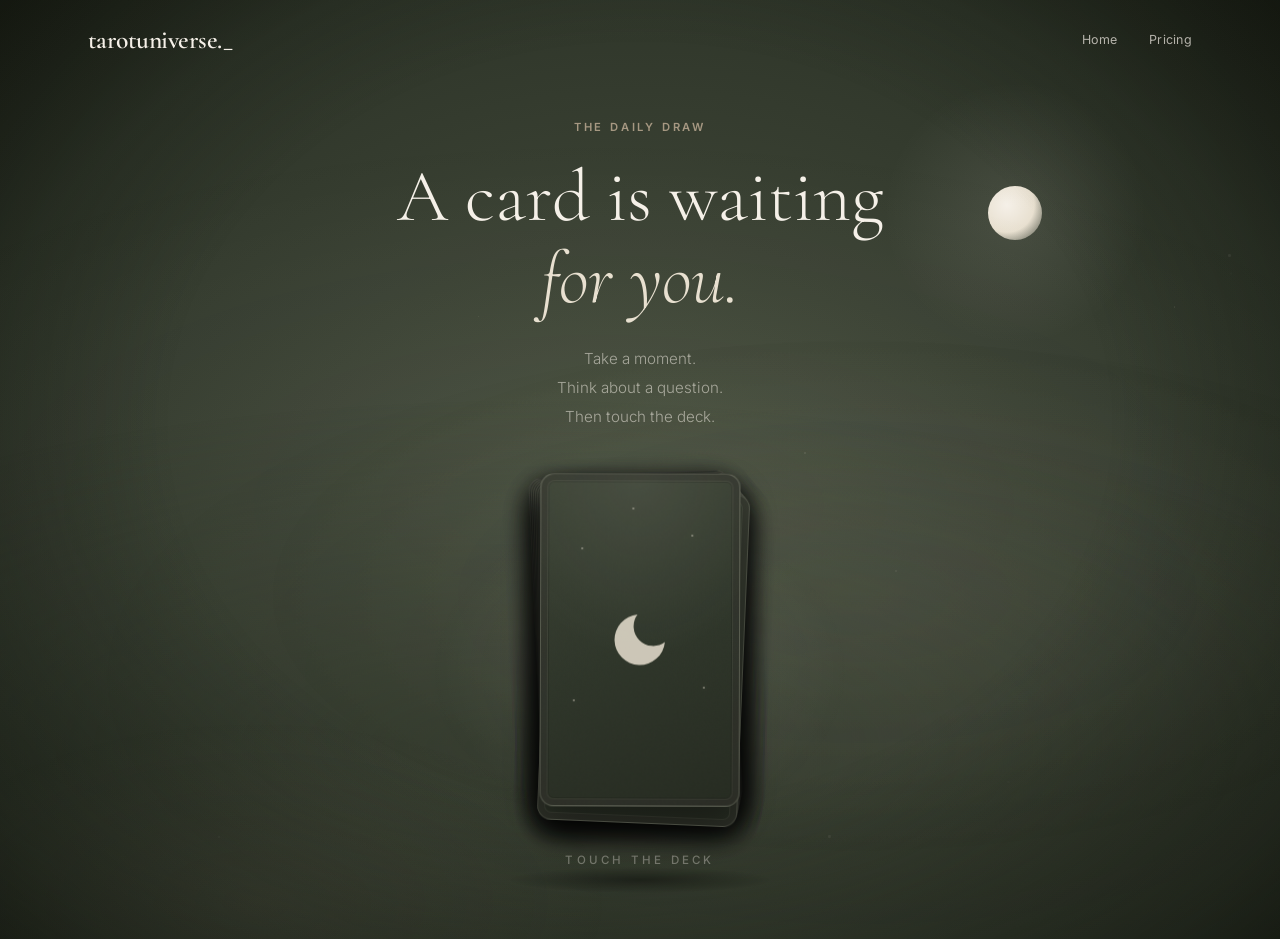
<file: game.html>
<!DOCTYPE html>
<html lang="en">
<head>
  <meta charset="UTF-8" />
  <meta name="viewport" content="width=device-width, initial-scale=1.0" />
  <title>The Daily Draw — tarotuniverse._</title>
  <meta name="description" content="The Daily Draw — a quiet moment with the cards. Touch the deck, draw a card, and receive a general reading for reflection." />
  <meta name="theme-color" content="#4A5240" />
  <meta property="og:title" content="The Daily Draw — tarotuniverse._" />
  <meta property="og:description" content="A card is waiting for you. Touch the deck and draw a card." />
  <meta property="og:type" content="website" />
  <meta property="og:image" content="https://skshm-cyber.github.io/Samiksha-Tiwari-Tarot-Reader/Samiksha%20Tiwari%20Tarot%20Reader.jpeg" />
  <meta property="og:site_name" content="Samiksha Tiwari Tarot Reader" />
  <link rel="icon" type="image/jpeg" href="Samiksha%20Tiwari%20Tarot%20Reader.jpeg" />
  <link rel="preconnect" href="https://fonts.googleapis.com" />
  <link rel="preconnect" href="https://fonts.gstatic.com" crossorigin />
  <link rel="preconnect" href="https://cdnjs.cloudflare.com" />
  <link href="https://fonts.googleapis.com/css2?family=Cormorant+Garamond:ital,wght@0,300;0,400;0,500;0,600;0,700;1,300;1,400;1,500&family=Inter:wght@300;400;500;600&display=swap" rel="stylesheet" />
  <link rel="stylesheet" href="css/game.css?v=2" />
</head>
<body class="dd-page">

  <a href="#dd-stage" class="skip-link">Skip to the Daily Draw</a>

  <!-- ═══ NAVIGATION ═══════════════════════════════════════ -->
  <nav id="dd-nav" aria-label="Main navigation">
    <div class="dd-nav-inner">
      <a href="index.html" class="dd-nav-logo">tarotuniverse._<span class="gold"></span></a>
      <div class="dd-nav-links">
        <a href="index.html">Home</a>
        <a href="pricing.html">Pricing</a>
      </div>
    </div>
  </nav>

  <main id="dd-stage">

    <!-- ═══ ATMOSPHERE ═════════════════════════════════════ -->
    <div class="dd-atmosphere" aria-hidden="true">
      <div class="dd-sky"></div>
      <div class="dd-moon-glow">
        <div class="dd-moon-disc"></div>
      </div>
      <div class="dd-mist dd-mist-1"></div>
      <div class="dd-mist dd-mist-2"></div>
      <div class="dd-mist dd-mist-3"></div>
      <div class="dd-mist dd-mist-4"></div>
      <div class="dd-warm-glow"></div>
      <div class="dd-light-lift"></div>
      <div class="dd-dim"></div>
      <div class="dd-particle-field" id="dd-particles"></div>
      <div class="dd-vignette"></div>
      <div class="dd-sweep"></div>
    </div>

    <div class="dd-scene" id="dd-scene">

      <!-- ═══ HEADING ═══════════════════════════════════════ -->
      <header class="dd-heading" id="dd-heading">
        <p class="dd-label">The Daily Draw</p>
        <h1 class="dd-title" id="dd-title">A card is waiting<br /><em>for you.</em></h1>
        <p class="dd-sub" id="dd-sub">Take a moment.<br />Think about a question.<br />Then touch the deck.</p>
      </header>

      <!-- ═══ DECK ══════════════════════════════════════════ -->
      <div class="dd-deck-zone" id="dd-deck-zone">
        <div class="dd-deck-glow"></div>
        <div class="dd-deck-shadow"></div>
        <div class="dd-deck" id="dd-deck" style="perspective:900px;">
          <button class="dd-card dd-card-top" id="dd-top-card" type="button"
                  aria-label="Touch the deck to draw a card" aria-pressed="false">
            <span class="dd-card-inner" id="dd-card-inner">
              <span class="dd-card-back">
                <span class="dd-back-design">
                  <svg class="dd-back-moon" viewBox="0 0 24 24" fill="currentColor" aria-hidden="true"><path d="M21 12.79A9 9 0 1111.21 3 7 7 0 0021 12.79z"/></svg>
                  <i class="dd-back-star" style="left:20%;top:22%;"></i>
                  <i class="dd-back-star" style="left:76%;top:18%;"></i>
                  <i class="dd-back-star" style="left:82%;top:64%;"></i>
                  <i class="dd-back-star" style="left:16%;top:68%;"></i>
                  <i class="dd-back-star" style="left:46%;top:10%;"></i>
                </span>
              </span>
              <span class="dd-card-front">
                <span class="dd-front-num" id="dd-front-num">0</span>
                <span class="dd-front-emblem" id="dd-front-emblem"></span>
                <span class="dd-front-name" id="dd-front-name">The Fool</span>
                <span class="dd-front-corner" id="dd-front-corner">0</span>
              </span>
            </span>
          </button>
        </div>
        <p class="dd-hint" id="dd-hint">Touch the deck</p>
      </div>

      <!-- ═══ READING PANEL ═════════════════════════════════ -->
      <section class="dd-panel" id="dd-panel" aria-live="polite" hidden>

        <div class="dd-reading-body" id="dd-reading-body">
          <p class="dd-reading-num" id="dd-reading-num" data-reveal></p>
          <h2 class="dd-reading-name" id="dd-reading-name" tabindex="-1" data-reveal></h2>
          <p class="dd-reading-keywords" id="dd-reading-keywords" data-reveal></p>
          <p class="dd-reading-text" id="dd-reading-text" data-reveal></p>
          <p class="dd-disclaimer" data-reveal>General reading for entertainment and self-reflection. For a personalised reading, explore a private session.</p>
          <div class="dd-actions dd-reading-cta" data-reveal>
            <button class="dd-btn-primary" id="dd-book-reading" type="button">Book a Personal Reading</button>
          </div>
        </div>

        <div class="dd-share-row" id="dd-share-row" data-reveal>
          <button class="dd-share" id="dd-share-wa" type="button">Share Your Card</button>
          <button class="dd-share" id="dd-share-link" type="button">Copy Link</button>
        </div>

        <div class="dd-block dd-reflect" id="dd-reflect" hidden>
          <h3>Something <em>resonated?</em></h3>
          <p>Explore what a personal reading could reveal about your situation.</p>
          <div class="dd-actions">
            <button class="dd-btn-primary" id="dd-go-pricing" type="button">Book a Personal Reading</button>
            <button class="dd-btn-ghost" id="dd-again" type="button">Draw Again</button>
          </div>
        </div>

        <div class="dd-block dd-hesitate" id="dd-hesitate" hidden>
          <h3>Are you sure?</h3>
          <p class="dd-hesitate-line">Sometimes the first card is the one we need to hear.</p>
          <div class="dd-actions">
            <button class="dd-btn-primary" id="dd-keep" type="button">Keep My Card</button>
            <button class="dd-btn-ghost" id="dd-confirm" type="button">Draw Again</button>
          </div>
        </div>

        <div class="dd-block dd-reflect" id="dd-reflect-2" hidden>
          <h3>Two cards.<br /><em>One question.</em></h3>
          <p>If you're looking for guidance around something personal, a private reading can explore your situation in greater depth.</p>
          <div class="dd-actions">
            <button class="dd-btn-primary" id="dd-go-pricing-2" type="button">Book a Personal Reading</button>
            <button class="dd-btn-ghost" id="dd-again-2" type="button">Draw Again</button>
          </div>
        </div>

      </section>
    </div>
  </main>

  <div class="dd-toast" id="dd-toast" role="status" aria-live="polite"></div>

  <!-- Scripts -->
  <script src="https://cdnjs.cloudflare.com/ajax/libs/gsap/3.12.5/gsap.min.js" defer integrity="sha384-g4NTh/Iv5PPU4xPyhEWqPcwtNXOvdaDI8LLnyYfyNZOjKJeYQyjzQ9X5275eBjpt" crossorigin="anonymous"></script>
  <script src="js/game.js?v=2" defer></script>
</body>
</html>
</file>
<file: css/game.css>
/* ═══════════════════════════════════════════════════════════
   TAROT PORTFOLIO — The Daily Draw
   Luxury Spiritual Brand × Moonlit Night × Premium Editorial
   Matches the existing design system (style.css / pricing.css)
   ═══════════════════════════════════════════════════════════ */

/* ─── Design Tokens (identical to site) ──────────────────── */
:root {
  --olive: #4A5240;
  --olive-deep: #3B4234;
  --olive-dark: #2D3428;
  --beige: #E5DCD0;
  --beige-light: #EDE6DB;
  --beige-dark: #D4C9B8;
  --tan: #8B7E6A;
  --tan-light: #A69882;
  --cream: #F5F0E8;
  --cream-dark: #E8E0D0;
  --charcoal: #2D2B28;
  --charcoal-light: #3D3A36;
  --white: #FAF8F5;
  --glass: rgba(255, 255, 255, 0.55);
  --glass-border: rgba(255, 255, 255, 0.7);

  --font-display: 'Cormorant Garamond', 'DM Serif Display', Georgia, serif;
  --font-body: 'Inter', -apple-system, BlinkMacSystemFont, sans-serif;

  --ease-out-expo: cubic-bezier(0.16, 1, 0.3, 1);
  --ease-out-quart: cubic-bezier(0.25, 1, 0.5, 1);
  --ease-in-out-quart: cubic-bezier(0.76, 0, 0.24, 1);

  --dd-card-w: clamp(150px, 19vw, 200px);
  --dd-card-h: calc(var(--dd-card-w) * 5 / 3);
  --dd-reveal-top: 24vh;
}

/* ─── Reset & Base ──────────────────────────────────────── */
*, *::before, *::after { margin: 0; padding: 0; box-sizing: border-box; }
html { font-size: 16px; }
body {
  background: #1a1e16;
  color: var(--cream);
  font-family: var(--font-body);
  overflow-x: hidden;
  -webkit-font-smoothing: antialiased;
  -moz-osx-font-smoothing: grayscale;
}
a { color: inherit; text-decoration: none; }
button { cursor: pointer; border: none; background: none; font: inherit; color: inherit; }
[hidden] { display: none !important; }

/* ─── Skip Link ─────────────────────────────────────────── */
.skip-link {
  position: absolute;
  top: -100%;
  left: 16px;
  z-index: 10000;
  padding: 12px 24px;
  background: var(--olive);
  color: var(--cream);
  font-size: 0.85rem;
  font-weight: 600;
  border-radius: 0 0 12px 12px;
  transition: top 0.3s ease;
}
.skip-link:focus { top: 0; }

*:focus-visible, a:focus-visible, button:focus-visible {
  outline: 3px solid var(--tan-light);
  outline-offset: 3px;
  border-radius: 4px;
}

/* ─── Buttons (site language) ───────────────────────────── */
.dd-btn-primary {
  display: inline-flex;
  align-items: center;
  justify-content: center;
  gap: 10px;
  padding: 15px 34px;
  background: var(--olive);
  color: var(--cream);
  font-family: var(--font-body);
  font-weight: 600;
  font-size: 0.82rem;
  letter-spacing: 0.04em;
  border-radius: 100px;
  transition: all 0.4s var(--ease-out-expo);
  box-shadow: 0 6px 24px rgba(0, 0, 0, 0.25);
}
.dd-btn-primary:hover {
  background: var(--olive-deep);
  transform: translateY(-2px);
  box-shadow: 0 10px 32px rgba(0, 0, 0, 0.35);
}

.dd-btn-ghost {
  display: inline-flex;
  align-items: center;
  justify-content: center;
  gap: 10px;
  padding: 15px 34px;
  border: 1px solid rgba(245, 240, 232, 0.3);
  background: rgba(255, 255, 255, 0.06);
  color: var(--cream);
  font-family: var(--font-body);
  font-weight: 500;
  font-size: 0.82rem;
  letter-spacing: 0.04em;
  border-radius: 100px;
  transition: all 0.4s var(--ease-out-expo);
  backdrop-filter: blur(10px);
  -webkit-backdrop-filter: blur(10px);
}
.dd-btn-ghost:hover {
  background: rgba(255, 255, 255, 0.12);
  transform: translateY(-2px);
}

/* ═══ NAVIGATION ══════════════════════════════════════════ */
#dd-nav {
  position: fixed;
  top: 0;
  left: 0;
  width: 100%;
  z-index: 1000;
  padding: 24px 0;
  transition: all 0.5s var(--ease-out-expo);
}
#dd-nav.scrolled {
  background: rgba(229, 220, 208, 0.85);
  backdrop-filter: blur(24px) saturate(1.2);
  -webkit-backdrop-filter: blur(24px) saturate(1.2);
  padding: 16px 0;
  border-bottom: 1px solid rgba(45, 43, 40, 0.08);
}
.dd-nav-inner {
  max-width: 1200px;
  margin: 0 auto;
  padding: 0 48px;
  display: flex;
  align-items: center;
  justify-content: space-between;
}
.dd-nav-logo {
  font-family: var(--font-display);
  font-size: 1.6rem;
  font-weight: 600;
  letter-spacing: -0.02em;
  color: var(--cream);
  transition: color 0.5s var(--ease-out-expo);
}
#dd-nav.scrolled .dd-nav-logo { color: var(--charcoal); }
.dd-nav-links { display: flex; gap: 32px; }
.dd-nav-links a {
  font-size: 0.78rem;
  font-weight: 400;
  color: rgba(245, 240, 232, 0.7);
  letter-spacing: 0.02em;
  transition: color 0.5s var(--ease-out-expo);
  position: relative;
}
.dd-nav-links a::after {
  content: '';
  position: absolute;
  bottom: -4px;
  left: 0;
  width: 0;
  height: 1px;
  background: var(--cream);
  transition: width 0.3s var(--ease-out-expo);
}
.dd-nav-links a:hover { color: var(--cream); }
.dd-nav-links a:hover::after { width: 100%; }
#dd-nav.scrolled .dd-nav-links a { color: var(--charcoal-light); }
#dd-nav.scrolled .dd-nav-links a::after { background: var(--olive); }
#dd-nav.scrolled .dd-nav-links a:hover { color: var(--charcoal); }

/* ═══ STAGE ═══════════════════════════════════════════════ */
#dd-stage {
  position: relative;
  min-height: 100vh;
  min-height: 100svh;
  overflow: hidden;
}

.dd-scene {
  position: relative;
  z-index: 10;
  min-height: 100vh;
  min-height: 100svh;
  display: flex;
  flex-direction: column;
  align-items: center;
  justify-content: center;
  text-align: center;
  padding: 120px 24px 72px;
}

/* ═══ ATMOSPHERE — 5 layered night sky ════════════════════ */
.dd-atmosphere { position: absolute; inset: 0; z-index: 0; overflow: hidden; }

/* Layer 1 — deep charcoal / forest-green gradient */
.dd-sky {
  position: absolute;
  inset: 0;
  background: radial-gradient(ellipse at 50% 58%, #4A5240 0%, #3B4234 40%, #2D3428 78%, #191d14 100%);
}

/* Layer 4 — moonlight (disc + soft halo, top-right) */
.dd-moon-glow {
  position: absolute;
  top: 7vh;
  right: 9vw;
  width: 300px;
  height: 300px;
  background: radial-gradient(circle, rgba(245, 240, 232, 0.10) 0%, transparent 62%);
  pointer-events: none;
}
.dd-moon-disc {
  position: absolute;
  top: 50%;
  left: 50%;
  width: 54px;
  height: 54px;
  transform: translate(-50%, -50%);
  border-radius: 50%;
  background: radial-gradient(circle at 35% 35%, var(--cream) 0%, var(--cream-dark) 55%, transparent 100%);
  animation: ddMoonPulse 6s ease-in-out infinite;
}
@keyframes ddMoonPulse {
  0%, 100% { opacity: 0.55; }
  50% { opacity: 1; }
}

/* Layers 2 & 3 — soft moonlit mist. Pure gradients (no blur
   filters), moved only via transform for performance. */
.dd-mist {
  position: absolute;
  border-radius: 50%;
  pointer-events: none;
  will-change: transform;
  transform: translateZ(0);
}
.dd-mist-1 {
  width: 150vmax; height: 62vmax;
  left: -28vmax; top: 12vh;
  background: radial-gradient(ellipse, rgba(245, 240, 232, 0.055) 0%, rgba(245, 240, 232, 0.02) 42%, transparent 66%);
}
.dd-mist-2 {
  width: 130vmax; height: 58vmax;
  right: -32vmax; top: 34vh;
  background: radial-gradient(ellipse, rgba(139, 126, 106, 0.07) 0%, rgba(139, 126, 106, 0.02) 45%, transparent 66%);
}
.dd-mist-3 {
  width: 150vmax; height: 54vmax;
  left: -34vmax; bottom: -12vmax;
  background: radial-gradient(ellipse, rgba(45, 52, 40, 0.6) 0%, transparent 72%);
}
.dd-mist-4 {
  width: 110vmax; height: 48vmax;
  right: -22vmax; bottom: 4vh;
  background: radial-gradient(ellipse, rgba(245, 240, 232, 0.04) 0%, transparent 62%);
}

/* Warm golden highlight — bottom-left, extremely soft */
.dd-warm-glow {
  position: absolute;
  bottom: -18vh;
  left: -10vw;
  width: 60vw;
  height: 44vh;
  background: radial-gradient(ellipse, rgba(166, 152, 130, 0.10) 0%, transparent 65%);
  pointer-events: none;
}

/* Interaction light — rises when the deck is touched */
.dd-light-lift {
  position: absolute;
  inset: 0;
  background: radial-gradient(circle at 50% 58%, rgba(245, 240, 232, 0.09) 0%, transparent 58%);
  opacity: 0;
  pointer-events: none;
}

/* Dim veil — settles after reveal */
.dd-dim {
  position: absolute;
  inset: 0;
  background: rgba(19, 23, 16, 0.32);
  opacity: 0;
  pointer-events: none;
}

/* Layer 5 — tiny low-opacity particles */
.dd-particle-field {
  position: absolute;
  inset: 0;
  pointer-events: none;
  overflow: hidden;
}
.dd-particle {
  position: absolute;
  width: 2px;
  height: 2px;
  background: var(--cream-dark);
  border-radius: 50%;
  opacity: 0;
}

/* Editorial vignette */
.dd-vignette {
  position: absolute;
  inset: 0;
  background: radial-gradient(ellipse at 50% 45%, transparent 52%, rgba(15, 18, 12, 0.55) 100%);
  pointer-events: none;
}

/* Exit sweep — full-width mist band used when leaving */
.dd-sweep {
  position: absolute;
  inset: -10% -20%;
  z-index: 80;
  background: radial-gradient(ellipse at 50% 50%, rgba(232, 224, 208, 0.10) 0%, rgba(59, 66, 52, 0.5) 45%, rgba(26, 30, 22, 0.95) 80%);
  pointer-events: none;
  visibility: hidden;
}

/* ═══ HEADING ═════════════════════════════════════════════ */
.dd-heading { position: relative; z-index: 2; }
.dd-label {
  font-size: 0.7rem;
  font-weight: 600;
  letter-spacing: 0.25em;
  text-transform: uppercase;
  color: var(--tan-light);
  margin-bottom: 22px;
}
.dd-title {
  font-family: var(--font-display);
  font-weight: 300;
  line-height: 1.12;
  font-size: clamp(2.4rem, 6vw, 4.6rem);
  color: var(--cream);
  margin-bottom: 24px;
}
.dd-title em { font-style: italic; color: var(--cream-dark); }
.dd-sub {
  font-size: 0.95rem;
  font-weight: 300;
  color: rgba(245, 240, 232, 0.55);
  line-height: 1.9;
  margin-bottom: 44px;
}

/* ═══ DECK ════════════════════════════════════════════════ */
.dd-deck-zone {
  position: relative;
  z-index: 3;
  display: flex;
  flex-direction: column;
  align-items: center;
  perspective: 1000px;
  cursor: pointer;
}

.dd-deck {
  position: relative;
  width: var(--dd-card-w);
  height: var(--dd-card-h);
  transform-style: preserve-3d;
}

/* Stacked cards behind the top card */
.dd-stack-card {
  position: absolute;
  top: 0;
  left: 0;
  width: var(--dd-card-w);
  height: var(--dd-card-h);
  border-radius: 14px;
  pointer-events: none;
  background:
    radial-gradient(120% 90% at 50% 0%, rgba(245, 240, 232, 0.06), transparent 55%),
    linear-gradient(160deg, #3B4234 0%, #2D3428 55%, #262B21 100%);
  border: 1px solid rgba(232, 224, 208, 0.16);
  box-shadow:
    inset 0 0 0 6px rgba(0, 0, 0, 0.20),
    inset 0 0 0 7px rgba(232, 224, 208, 0.08),
    0 10px 30px rgba(0, 0, 0, 0.35);
}

/* The interactive top card — 3D flip */
.dd-card {
  position: absolute;
  top: 0;
  left: 0;
  width: var(--dd-card-w);
  height: var(--dd-card-h);
  z-index: 60;
  padding: 0;
  border-radius: 14px;
  -webkit-tap-highlight-color: transparent;
}
.dd-card.dd-flying { position: fixed; z-index: 70; margin: 0; }

.dd-card-inner {
  position: relative;
  display: block;
  width: 100%;
  height: 100%;
  transform-style: preserve-3d;
}

/* Card back — deep tones, thin borders, celestial geometry */
.dd-card-back {
  position: absolute;
  inset: 0;
  border-radius: 14px;
  background:
    radial-gradient(130% 95% at 50% 0%, rgba(245, 240, 232, 0.075) 0%, transparent 58%),
    linear-gradient(160deg, #3B4234 0%, #2D3428 55%, #252A20 100%);
  border: 1px solid rgba(232, 224, 208, 0.22);
  box-shadow:
    inset 0 0 0 6px rgba(0, 0, 0, 0.20),
    inset 0 0 0 7px rgba(232, 224, 208, 0.10),
    inset 0 0 0 8px rgba(0, 0, 0, 0.16),
    0 18px 44px rgba(0, 0, 0, 0.42);
  backface-visibility: hidden;
  -webkit-backface-visibility: hidden;
  overflow: hidden;
}
/* Premium paper grain */
.dd-card-back::after {
  content: '';
  position: absolute;
  inset: 0;
  background-image: url("data:image/svg+xml,%3Csvg viewBox='0 0 256 256' xmlns='http://www.w3.org/2000/svg'%3E%3Cfilter id='noise'%3E%3CfeTurbulence type='fractalNoise' baseFrequency='0.9' numOctaves='4' stitchTiles='stitch'/%3E%3C/filter%3E%3Crect width='100%25' height='100%25' filter='url(%23noise)' opacity='0.05'/%3E%3C/svg%3E");
  background-size: 128px;
  opacity: 0.4;
  pointer-events: none;
}
.dd-back-design {
  position: absolute;
  inset: 0;
  display: flex;
  align-items: center;
  justify-content: center;
}
.dd-back-moon {
  width: 34%;
  height: 34%;
  color: var(--cream-dark);
  opacity: 0.85;
}
.dd-back-star {
  position: absolute;
  width: 2px;
  height: 2px;
  background: var(--cream-dark);
  border-radius: 50%;
  opacity: 0.5;
  box-shadow: 0 0 6px rgba(245, 240, 232, 0.4);
}

/* Card front — matches existing hero card language */
.dd-card-front {
  position: absolute;
  inset: 0;
  display: flex;
  flex-direction: column;
  align-items: center;
  justify-content: space-between;
  padding: 14px;
  border-radius: 14px;
  background: linear-gradient(135deg, var(--cream-dark) 0%, var(--beige) 100%);
  border: 1px solid var(--tan);
  box-shadow:
    inset 0 0 0 1px rgba(255, 255, 255, 0.35),
    inset 0 0 0 5px rgba(139, 126, 106, 0.10),
    inset 0 0 0 6px rgba(139, 126, 106, 0.16),
    0 18px 44px rgba(0, 0, 0, 0.4);
  transform: rotateY(180deg);
  backface-visibility: hidden;
  -webkit-backface-visibility: hidden;
  overflow: hidden;
}
.dd-front-num {
  align-self: flex-start;
  font-family: var(--font-display);
  font-size: 1.35rem;
  font-weight: 500;
  color: var(--olive);
  line-height: 1;
}
.dd-front-corner {
  align-self: flex-end;
  font-family: var(--font-display);
  font-size: 1.35rem;
  font-weight: 500;
  color: var(--olive);
  line-height: 1;
  transform: rotate(180deg);
}
.dd-front-emblem {
  display: flex;
  align-items: center;
  justify-content: center;
  flex: 1;
  width: 100%;
  color: var(--olive);
}
.dd-front-emblem svg { width: 42%; height: 42%; }
.dd-front-name {
  font-family: var(--font-display);
  font-size: 0.82rem;
  font-weight: 500;
  letter-spacing: 0.16em;
  text-transform: uppercase;
  color: var(--tan);
  margin-bottom: 2px;
}

/* Deck glow + soft shadow */
.dd-deck-glow {
  position: absolute;
  top: 50%;
  left: 50%;
  width: calc(var(--dd-card-w) * 2.4);
  height: calc(var(--dd-card-h) * 1.1);
  transform: translate(-50%, -50%);
  background: radial-gradient(ellipse, rgba(245, 240, 232, 0.08) 0%, transparent 62%);
  pointer-events: none;
}
.dd-deck-shadow {
  position: absolute;
  bottom: -26px;
  left: 50%;
  width: calc(var(--dd-card-w) * 1.35);
  height: 26px;
  transform: translateX(-50%);
  background: radial-gradient(ellipse, rgba(0, 0, 0, 0.42) 0%, transparent 70%);
  pointer-events: none;
}

.dd-hint {
  margin-top: 44px;
  font-size: 0.72rem;
  font-weight: 500;
  letter-spacing: 0.28em;
  text-transform: uppercase;
  color: rgba(245, 240, 232, 0.45);
  animation: ddHintBreath 4s ease-in-out infinite;
}
@keyframes ddHintBreath {
  0%, 100% { opacity: 0.35; }
  50% { opacity: 0.85; }
}

/* ═══ READING PANEL ═══════════════════════════════════════ */
.dd-panel {
  position: relative;
  z-index: 5;
  width: 100%;
  max-width: 600px;
  margin-top: calc(var(--dd-reveal-top) + var(--dd-card-h) + 2rem);
}

.dd-reading-body { text-align: center; }
.dd-reading-num {
  font-family: var(--font-display);
  font-size: 0.9rem;
  color: var(--tan-light);
  letter-spacing: 0.3em;
  text-transform: uppercase;
  margin-bottom: 10px;
}
.dd-reading-name {
  font-family: var(--font-display);
  font-weight: 400;
  font-size: clamp(2rem, 4.5vw, 2.9rem);
  color: var(--cream);
  margin-bottom: 8px;
}
.dd-reading-keywords {
  font-size: 0.72rem;
  font-weight: 500;
  letter-spacing: 0.18em;
  text-transform: uppercase;
  color: var(--tan-light);
  margin-bottom: 26px;
}
.dd-reading-text {
  font-size: 1rem;
  font-weight: 300;
  color: rgba(245, 240, 232, 0.78);
  line-height: 1.95;
  max-width: 560px;
  margin: 0 auto 26px;
}
.dd-disclaimer {
  font-size: 0.7rem;
  font-weight: 400;
  color: rgba(245, 240, 232, 0.38);
  line-height: 1.7;
  max-width: 460px;
  margin: 0 auto 28px;
  font-style: italic;
}

/* Book a Personal Reading — appears with the reading */
.dd-reading-cta { margin-bottom: 30px; }

/* Share */
.dd-share-row {
  display: flex;
  justify-content: center;
  gap: 12px;
  padding: 22px 0 26px;
  border-top: 1px solid rgba(245, 240, 232, 0.08);
  border-bottom: 1px solid rgba(245, 240, 232, 0.08);
  margin-bottom: 30px;
}
.dd-share {
  display: inline-flex;
  align-items: center;
  gap: 8px;
  padding: 10px 22px;
  border: 1px solid rgba(245, 240, 232, 0.22);
  border-radius: 100px;
  background: rgba(255, 255, 255, 0.04);
  color: rgba(245, 240, 232, 0.7);
  font-size: 0.72rem;
  font-weight: 500;
  letter-spacing: 0.08em;
  text-transform: uppercase;
  transition: all 0.35s var(--ease-out-expo);
}
.dd-share:hover {
  background: rgba(255, 255, 255, 0.10);
  color: var(--cream);
  border-color: rgba(245, 240, 232, 0.35);
}

/* Blocks (reflect / hesitate) */
.dd-block { text-align: center; }
.dd-block h3 {
  font-family: var(--font-display);
  font-weight: 400;
  font-size: clamp(1.8rem, 4vw, 2.6rem);
  line-height: 1.2;
  color: var(--cream);
  margin-bottom: 14px;
}
.dd-block h3 em { font-style: italic; color: var(--cream-dark); }
.dd-block p {
  font-size: 0.92rem;
  font-weight: 300;
  color: rgba(245, 240, 232, 0.62);
  line-height: 1.85;
  max-width: 480px;
  margin: 0 auto 30px;
}
.dd-hesitate-line { font-style: italic; font-family: var(--font-display); font-size: 1.05rem !important; }
.dd-actions {
  display: flex;
  justify-content: center;
  align-items: center;
  gap: 14px;
  flex-wrap: wrap;
}

/* ═══ TOAST ═══════════════════════════════════════════════ */
.dd-toast {
  position: fixed;
  bottom: 36px;
  left: 50%;
  transform: translate(-50%, 20px);
  z-index: 900;
  padding: 12px 26px;
  background: var(--cream);
  color: var(--olive);
  font-size: 0.8rem;
  font-weight: 500;
  letter-spacing: 0.03em;
  border-radius: 100px;
  box-shadow: 0 12px 36px rgba(0, 0, 0, 0.35);
  opacity: 0;
  pointer-events: none;
}

/* ═══ REVEALED STATE — desktop editorial layout ═══════════ */
@media (min-width: 900px) {
  .dd-scene.dd-revealed {
    flex-direction: row;
    align-items: center;
    justify-content: center;
    padding: 96px 6vw 64px;
    gap: 0;
  }
  .dd-scene.dd-revealed .dd-heading,
  .dd-scene.dd-revealed .dd-deck-zone { display: none; }
  .dd-scene.dd-revealed .dd-panel {
    position: static;
    transform: none;
    margin: 0 0 0 calc(26vw + var(--dd-card-w));
    width: min(42vw, 580px);
    text-align: left;
  }
  .dd-scene.dd-revealed .dd-reading-body,
  .dd-scene.dd-revealed .dd-block { text-align: left; }
  .dd-scene.dd-revealed .dd-reading-text,
  .dd-scene.dd-revealed .dd-disclaimer,
  .dd-scene.dd-revealed .dd-block p { margin-left: 0; margin-right: 0; }
  .dd-scene.dd-revealed .dd-share-row,
  .dd-scene.dd-revealed .dd-actions { justify-content: flex-start; }
}

/* ═══ RESPONSIVE ══════════════════════════════════════════ */
@media (max-width: 899px) {
  :root { --dd-card-w: clamp(125px, 34vw, 150px); }
  .dd-scene { padding-top: 104px; }
  .dd-moon-glow { top: 4vh; right: 4vw; width: 220px; height: 220px; }
  .dd-moon-disc { width: 42px; height: 42px; }
  .dd-mist-3 { display: none; }
  .dd-reading-text { font-size: 0.92rem; line-height: 1.85; }
  .dd-scene.dd-revealed .dd-heading,
  .dd-scene.dd-revealed .dd-deck-zone { display: none; }
  .dd-scene.dd-revealed { justify-content: flex-start; padding-top: 0; }
  .dd-scene.dd-revealed .dd-panel { margin-top: calc(var(--dd-reveal-top) + var(--dd-card-h) + 1.25rem); }
  .dd-actions { flex-direction: column; }
  .dd-actions .dd-btn-primary, .dd-actions .dd-btn-ghost { width: min(100%, 320px); }
  .dd-deck-shadow { bottom: -20px; }
  .dd-hint { margin-top: 36px; }
  .dd-share-row { flex-direction: row; padding: 16px 0 20px; }
  .dd-share { flex: 1; justify-content: center; padding: 9px 12px; }
  .dd-disclaimer { margin-bottom: 20px; }
}

@media (max-width: 899px) and (max-height: 700px) {
  .dd-reading-text { font-size: 0.86rem; line-height: 1.75; }
  .dd-disclaimer { font-size: 0.64rem; }
  .dd-share-row { padding: 12px 0 16px; }
}

@media (max-width: 480px) {
  .dd-nav-inner { padding: 0 20px; }
  .dd-nav-links { gap: 20px; }
  .dd-sub { font-size: 0.88rem; margin-bottom: 34px; }
  .dd-hint { margin-top: 30px; font-size: 0.66rem; }
}

/* ═══ EXIT STATE ══════════════════════════════════════════ */
body.dd-exiting { pointer-events: none; cursor: default; }
body.dd-exiting .dd-sweep { visibility: visible; }

/* ═══ PREFERS REDUCED MOTION ══════════════════════════════ */
@media (prefers-reduced-motion: reduce) {
  *, *::before, *::after {
    animation-duration: 0.01ms !important;
    animation-iteration-count: 1 !important;
    transition-duration: 0.01ms !important;
  }
  .dd-moon-disc { animation: none !important; }
  .dd-hint { animation: none !important; }
}
</file>
